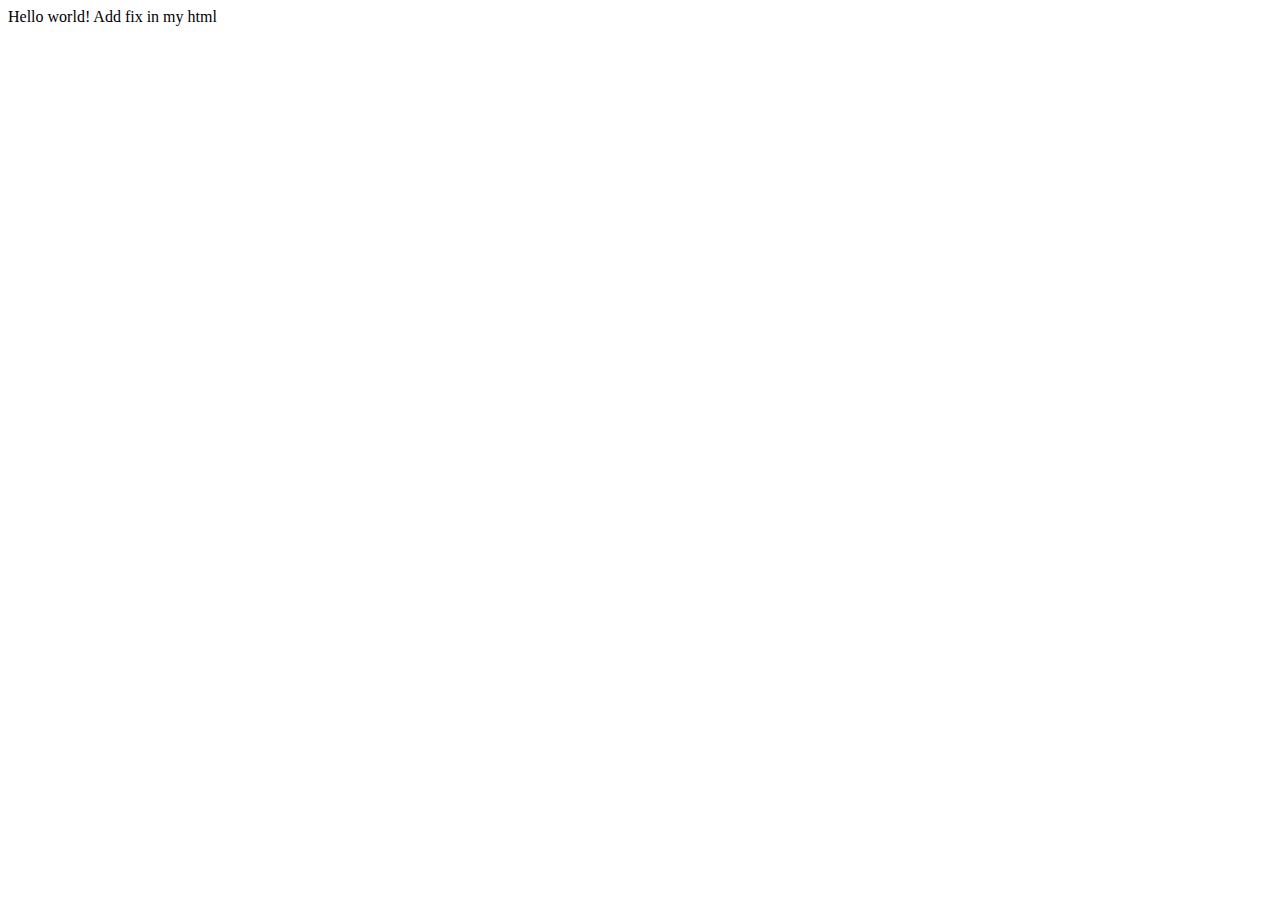
<file: index.html>
<!DOCTYPE html>
<html lang="en">
    <head>
        <meta charset="UTF-8">
        <meta http-equiv="X-UA-Compatible" content="IE=edge">
        <meta name="viewport" content="width=device-width, initial-scale=1.0">
        <title>Document</title>
        </head>
        <body>
            Hello world!
            Add fix in my html 
        </body>
</html>
</file>
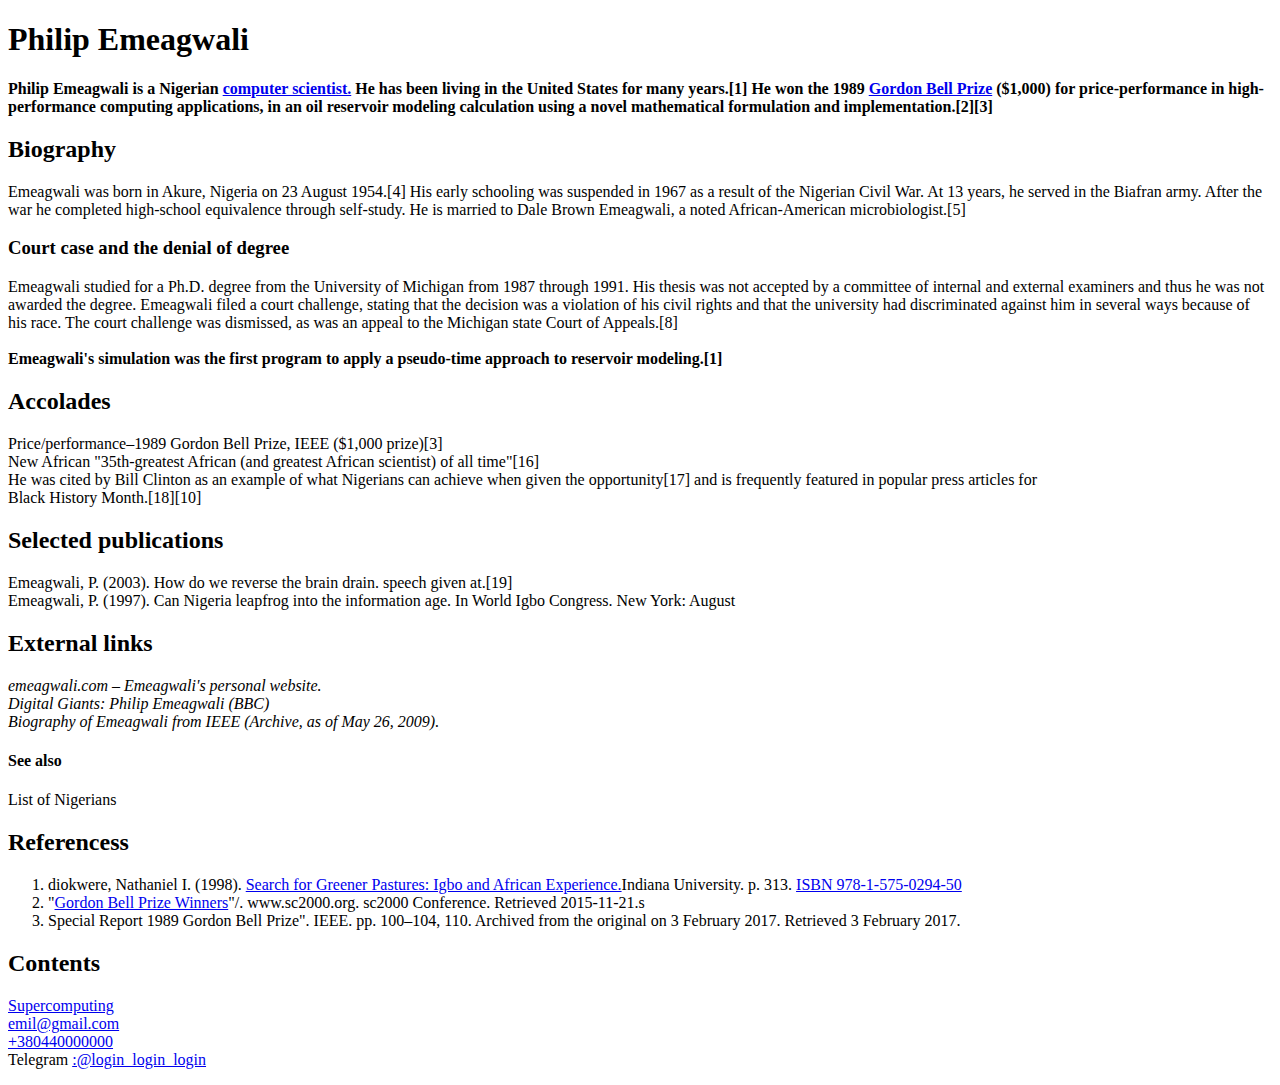
<file: 1/HW_1.html>
<!DOCTYPE html>
<html lang="en">
<head>
    <meta charset="UTF-8">
    <meta http-equiv="X-UA-Compatible" content="IE=edge">
    <meta name="viewport" content="width=device-width, initial-scale=1.0">
    <title>Philip Emeagwali</title>
</head>
<body>
    <h1>
        Philip Emeagwali
    </h1>
            <strong>
                    Philip Emeagwali is a Nigerian 
                <a href="#">computer scientist.</a> He has been living in the United States for many years.[1] He won the 1989
                <a href="#">Gordon Bell Prize</a> ($1,000) for price-performance in high-performance computing applications, in an oil reservoir modeling calculation using a novel mathematical formulation and implementation.[2][3]
            </strong>
    <h2>
        Biography
    </h2>
            <p>
                 Emeagwali was born in Akure, Nigeria on 23 August 1954.[4] His early schooling was suspended in 1967 as a result of the Nigerian Civil War. At 13 years, he served
                in the Biafran army. After the war he completed high-school equivalence through self-study. He is married to Dale Brown Emeagwali, a noted African-American
                microbiologist.[5]
            </p>
    <h3>
                 Court case and the denial of degree
    </h3>
            <p>
                Emeagwali studied for a Ph.D. degree from the University of Michigan from 1987 through 1991. His thesis was not accepted by a committee of internal and external
                examiners and thus he was not awarded the degree. Emeagwali filed a court challenge, stating that the decision was a violation of his civil rights and that the
                university had discriminated against him in several ways because of his race. The court challenge was dismissed, as was an appeal to the Michigan state Court of
                Appeals.[8]<br>
            <strong><br>Emeagwali's simulation was the first program to apply a pseudo-time approach to reservoir modeling.[1]</strong>
            </p>
    <h2>
        Accolades
    </h2>
            <p>
                Price/performance–1989 Gordon Bell Prize, IEEE ($1,000 prize)[3]<br>
                New African "35th-greatest African (and greatest African scientist) of all time"[16]<br>
                He was cited by Bill Clinton as an example of what Nigerians can achieve when given the opportunity[17] and is frequently featured in popular press articles for<br>
                Black History Month.[18][10]
            </p>
    <h2>
        Selected publications
    </h2>
            <p>
                Emeagwali, P. (2003). How do we reverse the brain drain. speech given at.[19]<br>
                Emeagwali, P. (1997). Can Nigeria leapfrog into the information age. In World Igbo Congress. New York: August<br>
            </p>
    <h2>
        External links
    </h2>
            <p>
                <em>
                emeagwali.com – Emeagwali's personal website.<br>
                Digital Giants: Philip Emeagwali (BBC)<br>
                Biography of Emeagwali from IEEE (Archive, as of May 26, 2009).
                </em>   
            </p>
    <h4>
        See also
    </h4>
            <p>
                List of Nigerians
            </p>
    <h2>
        Referencess
    </h2>
    <ol>
        <li>diokwere, Nathaniel I. (1998). 
            <a href="#">Search for Greener Pastures: Igbo and African Experience.</a>Indiana University. p. 313.
            <a href="#">ISBN 978-1-575-0294-50</a>
        </li>
        <li>
            "<a href="#">Gordon Bell Prize Winners</a>"/. www.sc2000.org. sc2000 Conference. Retrieved 2015-11-21.s
        </li>
        <li> 
            Special Report 1989 Gordon Bell Prize". IEEE. pp. 100–104, 110. Archived from the original on 3 February 2017. Retrieved 3 February 2017.
        </li>
    </ol>
    <h2>
        Contents
    </h2>   
            <p>
                <a href="#">Supercomputing</a><br>
                <a href="mailto:test@gmail.com">emil@gmail.com</a><br>
                <a href="tel:+380440000000">+380440000000</a><br>
                Telegram <a href="https://t.me/@login_login_login"> :@login_login_login </a>
            </p>    
</body>
</html>
</file>
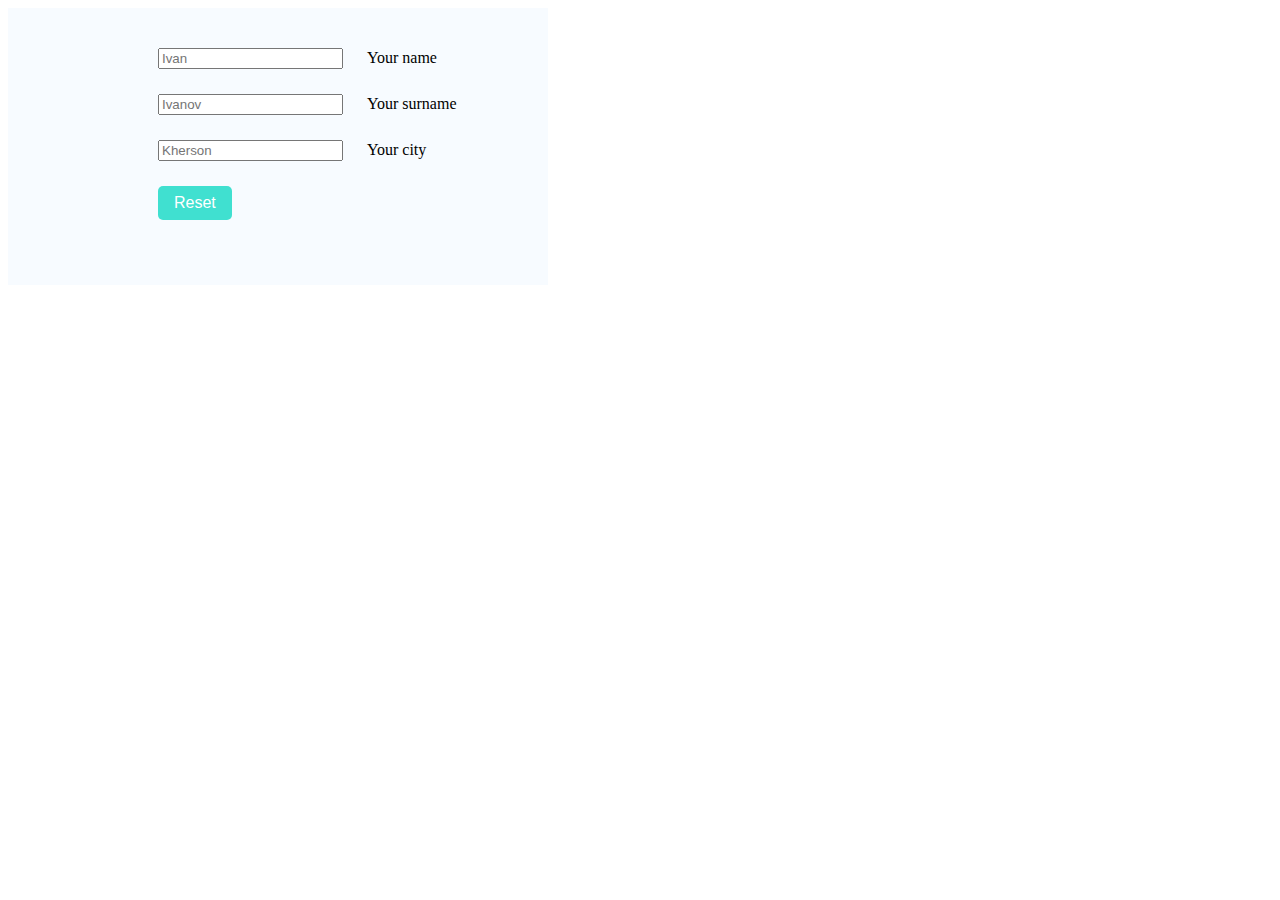
<file: 3/HW_3.html>
<!DOCTYPE html>
<html lang="en">
<head>
    <meta charset="UTF-8">
    <meta http-equiv="X-UA-Compatible" content="IE=edge">
    <meta name="viewport" content="width=device-width, initial-scale=1.0">
    <title>Document</title>
    <link rel="stylesheet" href="Style_3/style_HW_3.css">
</head>
<body>
    <form action="">
        <div>
                <input id="id_name" required placeholder="Ivan" type="text">
                    <label for="id_name">
                        Your name
                    </label>
        </div>

        <div>
            <input id="id_surname" placeholder="Ivanov" type="text">
                <label for="id_surname">
                    Your surname
                </label>
        </div>
        
        <div>
            <input id="id_city" placeholder="Kherson" type="text">
                <label for="id_city">
                    Your city
                </label>
        </div>

        <div>
            <button type="reset">
                Reset
            </button>
        </div>
    </form>
</body>
</html>
</file>
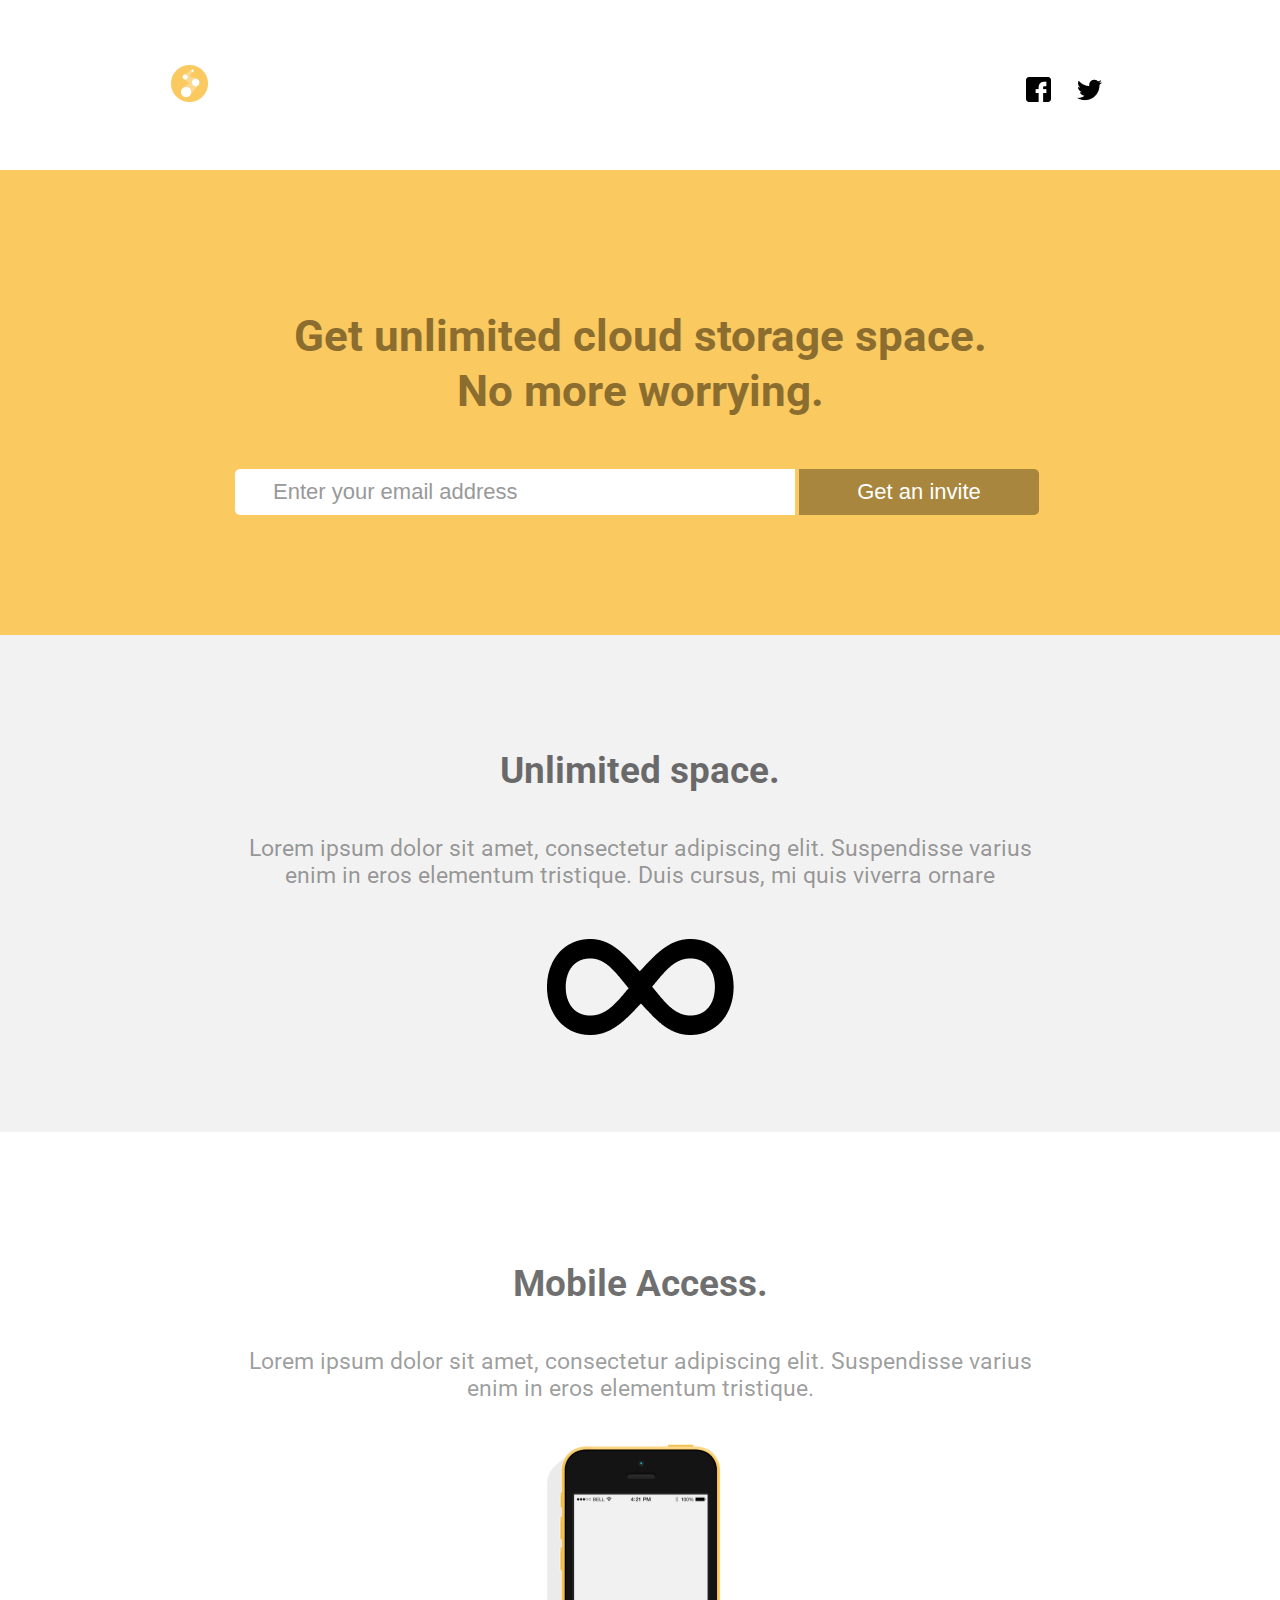
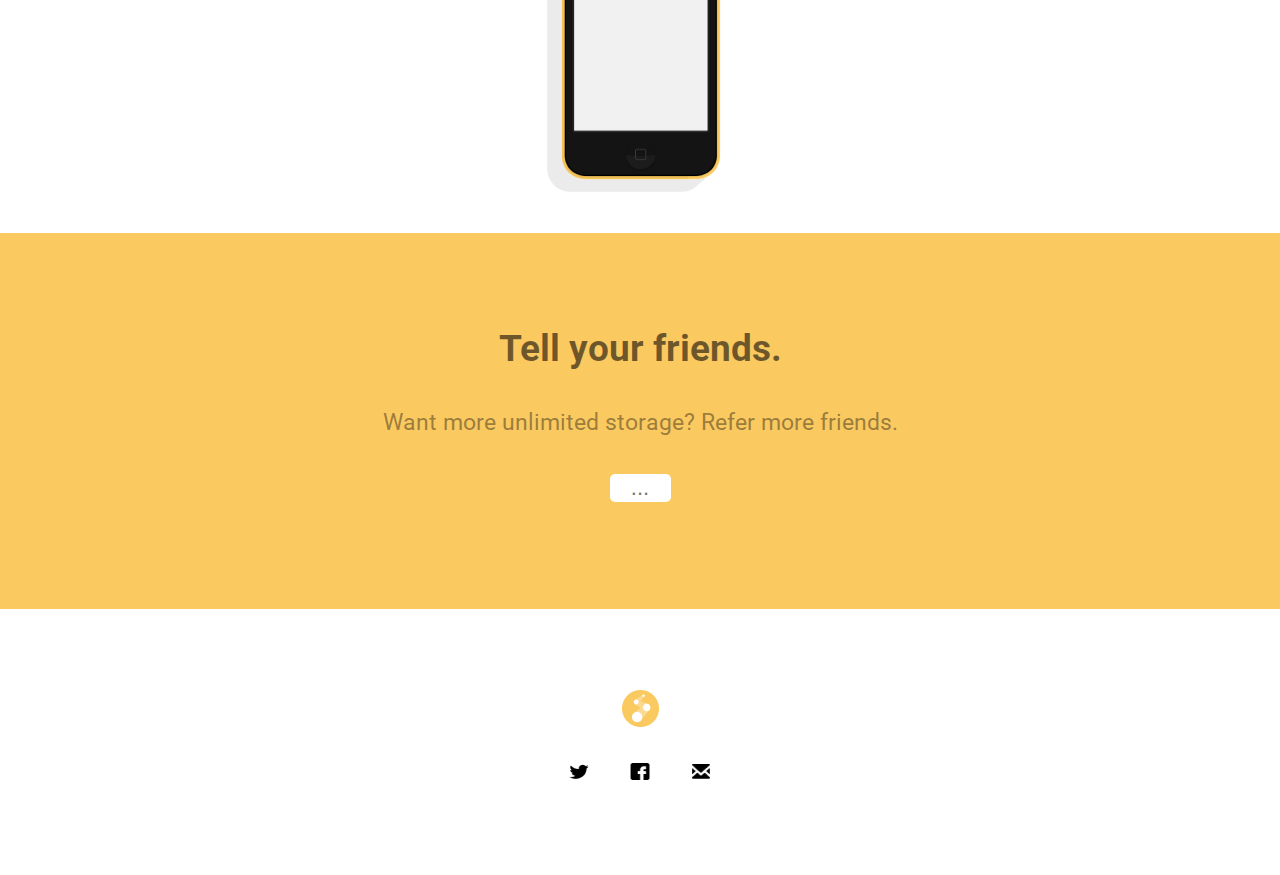
<file: 4/HW_4.html>
<!DOCTYPE html>
<html lang="en">
<head>
    <meta charset="UTF-8">
    <meta http-equiv="X-UA-Compatible" content="IE=edge">
    <meta name="viewport" content="width=device-width, initial-scale=1.0">
    <link rel="preconnect" href="https://fonts.googleapis.com">
    <link rel="preconnect" href="https://fonts.gstatic.com" crossorigin>
    <link href="https://fonts.googleapis.com/css2?family=Roboto&display=swap" rel="stylesheet">
    <link rel="stylesheet" href="style_HW_4/style_HW_4.css">
    <title>Document</title>
</head>
<body>
    <header>
        <div class="content-container">
            <div class="header_logo">
                <img src="img_HW_4/Logo.png" alt="logo">
            </div>
            <div class="header_social">
                <a href="https://www.facebook.com/" target="_blank">
                    <img src="img_HW_4/Facebook.png" alt="Facebook">
                </a>
                <a href="https://twitter.com/" target="_blank">
                    <img src="img_HW_4/Twitter.png" alt="Twitter">
                </a>
            </div>
        </div>
    </header>
    <section class="form_section">
        <div class="text_content">
            <h1>
                Get unlimited cloud storage space.<br>
                No more worrying.
            </h1>
            <form action="">
                <input placeholder="Enter your email address" type="text">
                <button>
                    Get an invite
                </button>

            </form>
        </div>
    </section>

    <section class="unlimited_section">
        <div class="text_content">
            <h3> 
                Unlimited space.
            </h3>
            <h5>
                Lorem ipsum dolor sit amet, consectetur adipiscing elit. Suspendisse varius enim in eros elementum tristique. Duis cursus, mi quis viverra ornare
            </h5>
            <p>
            <img src="img_HW_4/Infinity.png" alt="Infinity" >
        </p>
        </div>
    </section>

    <section class="mobile_section">
        <div class="text_content">
            <h3> 
                Mobile Access.
            </h3>
            <h5>
                Lorem ipsum dolor sit amet, consectetur adipiscing elit. Suspendisse varius enim in eros elementum tristique.
            </h5>
            <p>
            <img src="img_HW_4/Phone.png" alt="Phone" >
        </p>
        </div>
    </section>

    <section class="inputform_section">
        <div class="text_content">
            <h3> 
                Tell your friends.
            </h3>
            <h5>
                Want more unlimited storage? Refer more friends.
            </h5>
            <form action="">
                <input placeholder="..." type="text">
            </form>
        </div>
    </section>

    <footer>
        <div class="footer_container">
            <div class="footer_logo">
                <img src="img_HW_4/Logo.png" alt="logo">
            </div>
            <div class="footer_social">
                <a href="https://twitter.com/" target="_blank">
                    <img src="img_HW_4/Twitter.png" alt="Twitter">
                </a>
                <a href="https://www.facebook.com/" target="_blank">
                    <img src="img_HW_4/Facebook.png" alt="Facebook">
                </a>
            
                <a href="mailto:test@gmail.com" target="_blank">
                    <img src="img_HW_4/e-mail.png" alt="E-mail">
                </a>
            </div>
        </div>
    </footer>
</body>
</html>
</file>
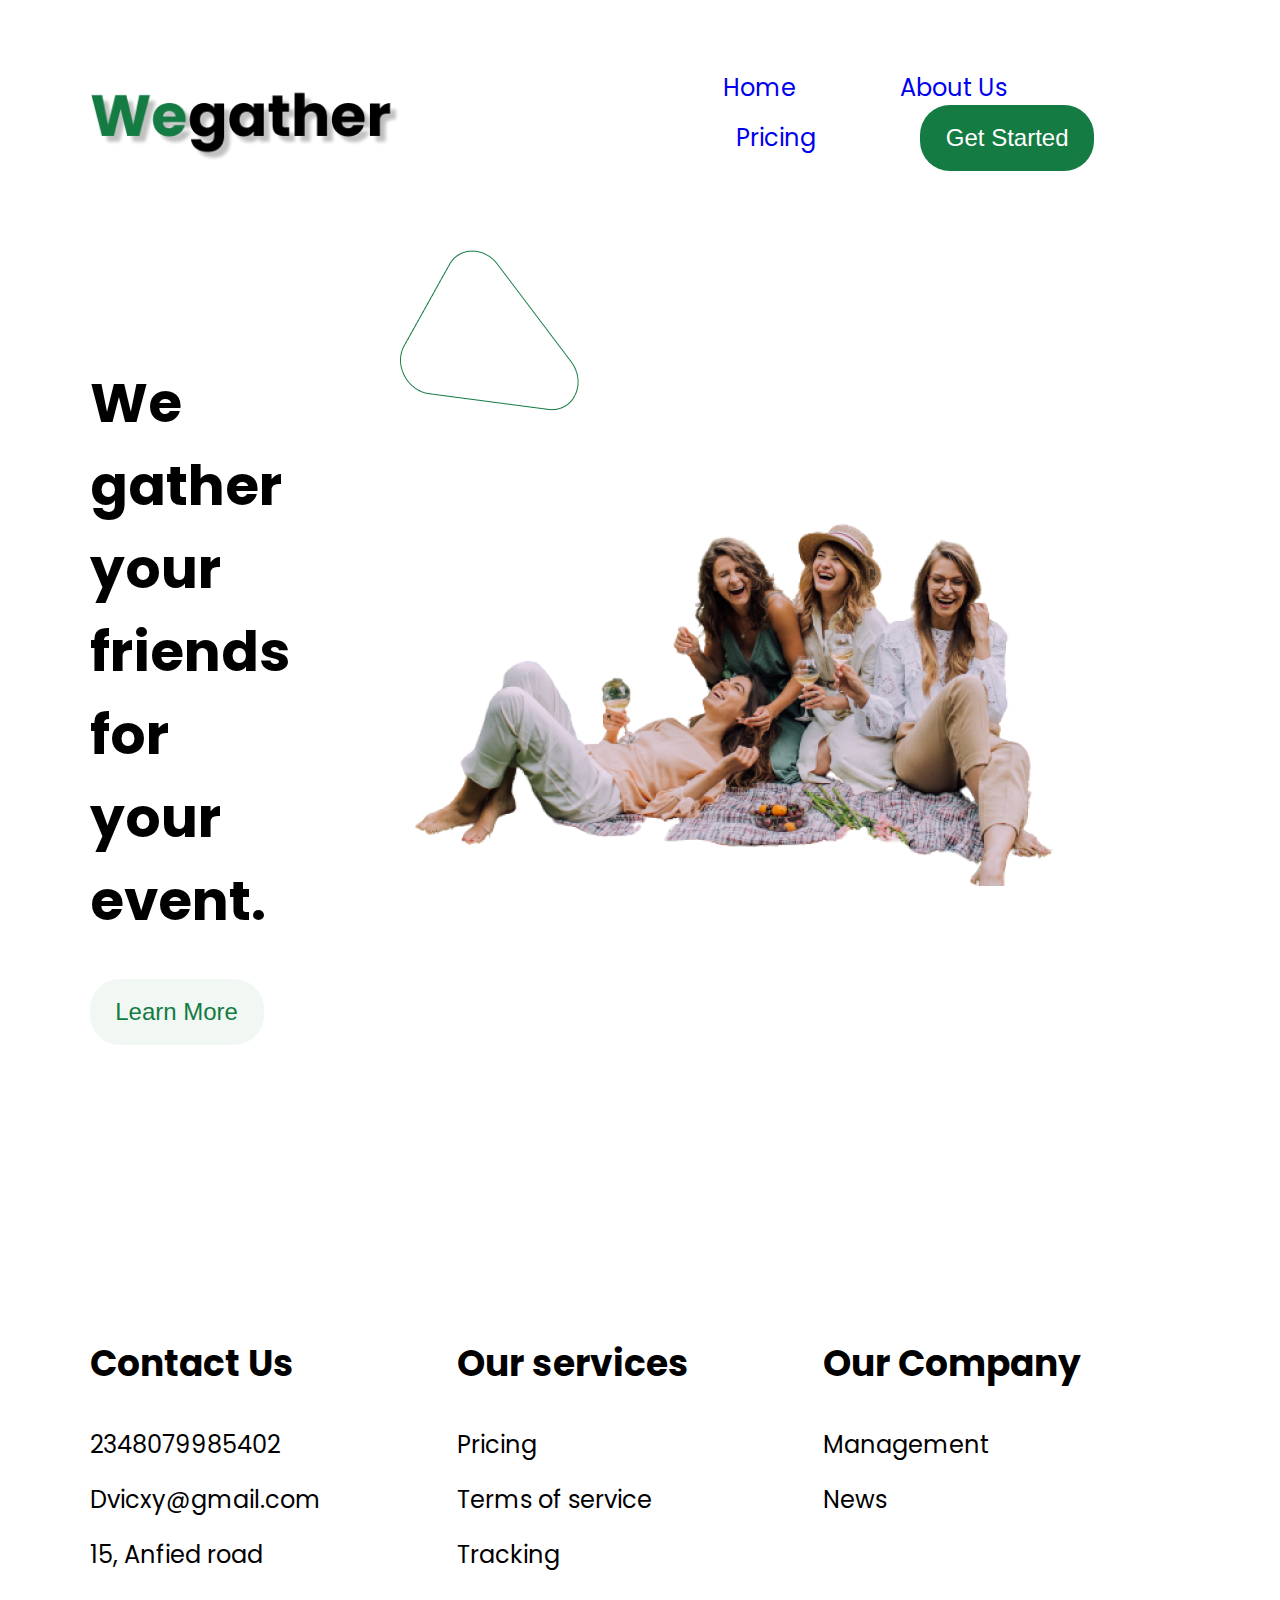
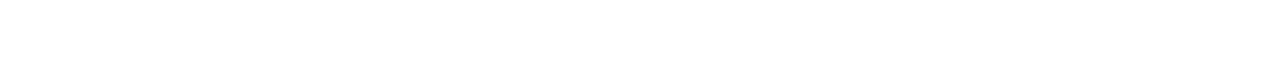
<file: 5/HW_5.html>
<!DOCTYPE html>
<html lang="en">
<head>
    <meta charset="UTF-8">
    <meta http-equiv="X-UA-Compatible" content="IE=edge">
    <meta name="viewport" content="width=device-width, initial-scale=1.0">
    <link rel="preconnect" href="https://fonts.googleapis.com">
<link rel="preconnect" href="https://fonts.gstatic.com" crossorigin>
<link href="https://fonts.googleapis.com/css2?family=Poppins&display=swap" rel="stylesheet">
    <link rel="stylesheet" href="style_HW_5/style_HW_5.css">
    <title>HW5</title>
</head>
<body>
    <header>
        <div class="content_container">
            <div class="header_logo">
                <img src="img_HW_5/Logo.png" alt="logo">
            </div>
            <div class="header_menu">
                <a href="#" target="_blank">
                    Home
                </a>
                <a href="#" target="_blank">
                    About Us
                </a>
                <a href="#" target="_blank">
                    Pricing
                </a>
                <button>
                    Get Started
                </button>
            </div>
          <!--   <div class="header_button">
                <button>
                    Get Started
                </button>
            </div> -->
            </div>
    </header>
    <section class="content">
        <div class="block1_content">
            <img src="img_HW_5/Vector.png" alt="Vector">
            <h1>
                <br>We gather your friends for your event.
            </h1>
            <button>
                Learn More
            </button>
        </div>
        <div class="img_content">
            <img src="img_HW_5/friends_1.png" alt="friends">
        </div>
    </section>
    <footer>
        <div class="footer_container">
            <div class="footer_contact">
                <h3>Contact Us</h3>
                <a href="tel:+2348079985402"> 2348079985402 </a>
                <a href="mailto:Dvicxy@gmail.com"> Dvicxy@gmail.com </a>
                <a href="https://goo.gl/maps/b7B2CHkrsyF4iGUm6" target="_blank"> 15, Anfied road </a>
            </div>
            <div class="footer_services">
                <h3>Our services</h3>
                <a href="#"> Pricing </a>
                <a href="#"> Terms of service </a>
                <a href="#"> Tracking </a>
            </div>
            <div class="footer_company">
                <h3>Our Company</h3>
                <a href="#"> Management </a>
                <a href="#"> News </a><br>

            </div>
        </div>
    </footer>
</body>
</html>
</file>
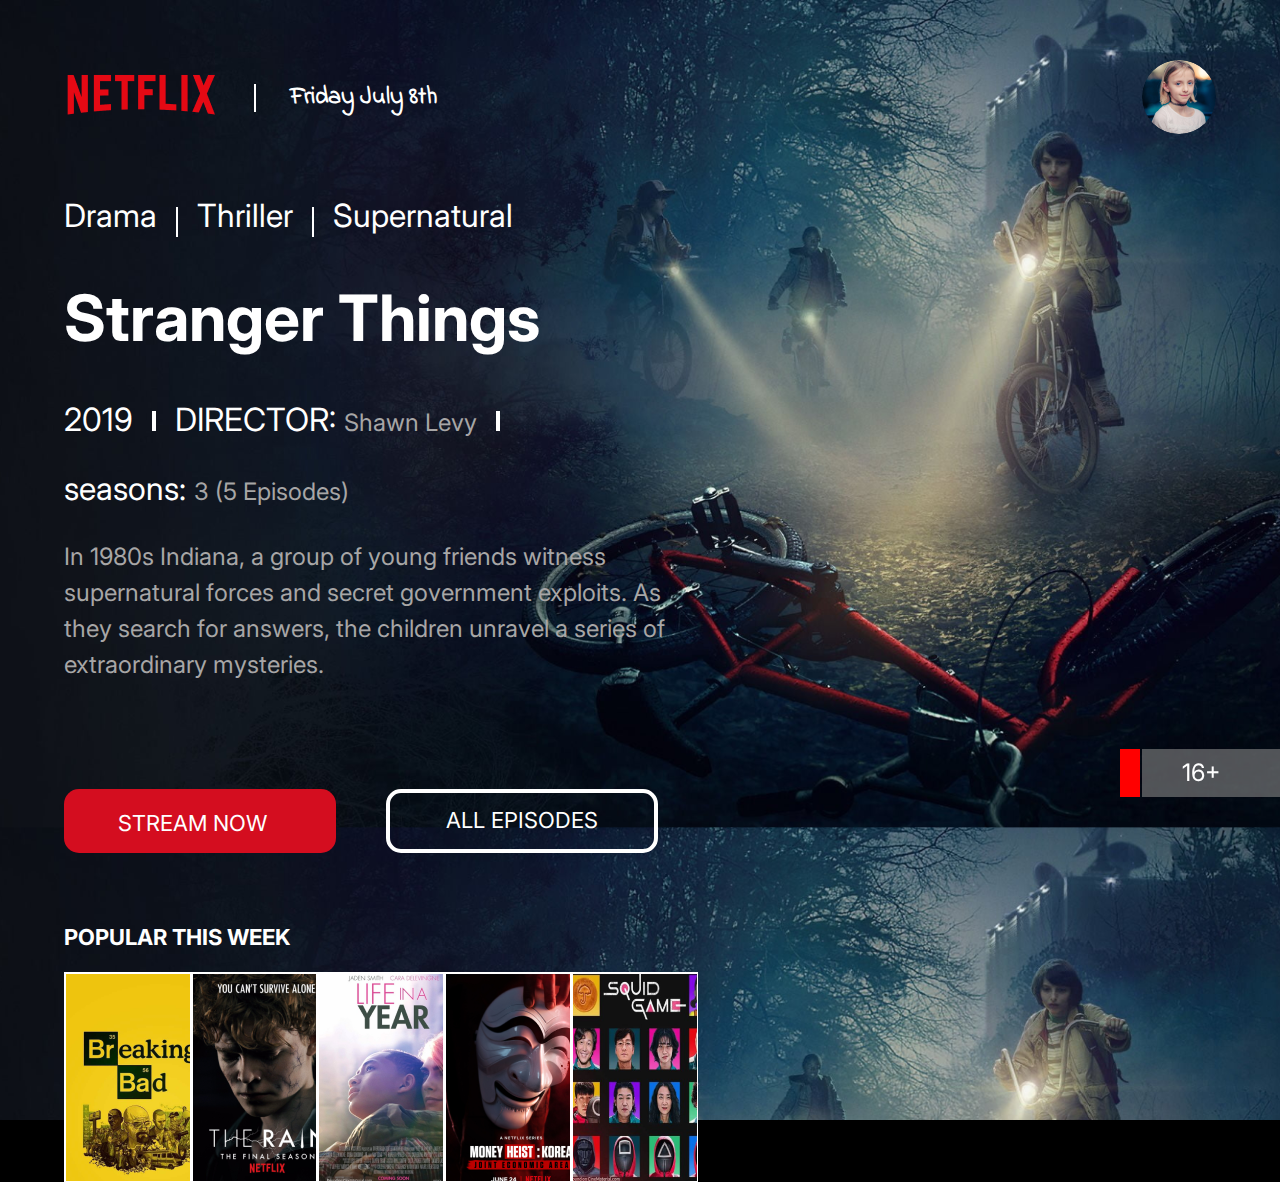
<file: 7/HW_7.html>
<!DOCTYPE html>
<html lang="en">
<head>
    <meta charset="UTF-8">
    <meta name="viewport" content="width=device-width, initial-scale=1.0">
    <title>NETFLIX</title>
    <link rel="stylesheet" href="https://cdnjs.cloudflare.com/ajax/libs/font-awesome/6.4.0/css/all.min.css" integrity="sha512-iecdLmaskl7CVkqkXNQ/ZH/XLlvWZOJyj7Yy7tcenmpD1ypASozpmT/E0iPtmFIB46ZmdtAc9eNBvH0H/ZpiBw==" crossorigin="anonymous" referrerpolicy="no-referrer" />
    <link rel="preconnect" href="https://fonts.googleapis.com">
<link rel="preconnect" href="https://fonts.gstatic.com" crossorigin>
<link href="https://fonts.googleapis.com/css2?family=Indie+Flower&family=Inter:wght@100;400;800&display=swap" rel="stylesheet">
<link rel="stylesheet" href="style_HW_7/normalize.css">
<link rel="stylesheet" href="style_HW_7/style_HW_7.css">
</head>
<body>
    <section class="section_header">
        <header>
           <div class="logo">
            <a href="#">
                <img src="img_HW_7/netflix_logo.png" alt="netflix_logo">
            </a>
            <div class="vertical_line_header"></div>
            <h3>Friday July 8th</h3>
           </div> 
           <div class="user_controls">
                <button class="user_controls_search">
                    <i class="fa-solid fa-magnifying-glass"></i>
                </button>
                <a class="circle" href="#">
                    <img src="img_HW_7/user_picture.png" alt="user_picture">
                </a>
           </div>
        </header>
        <section class="section_film_description">
            <div class="all">
                <div class="genre">
                    <h3>Drama</h3>
                    <div class="vertical_line_genre"></div>
                    <h3>Thriller</h3>
                    <div class="vertical_line_genre"></div>
                    <h3>Supernatural</h3>
                </div>
                <h1>
                    Stranger Things
                </h1>
                <div class="info">
                    <h3>2019</h3>
                    <div class="vertical_line_info"></div>
                    <h3>DIRECTOR: <span class="inactive">Shawn Levy</span></h3>
                    <div class="vertical_line_info"></div>
                    <h3>seasons: <span class="inactive">3 (5 Episodes)</span></h3>
                    <h4>In 1980s Indiana, a group of young friends witness supernatural forces and secret government exploits. As they search for answers, the children unravel a series of extraordinary mysteries.</h4>
                </div>
                <div class="rating">
                    <i class="fa-solid fa-star"></i>
                    <i class="fa-solid fa-star"></i>
                    <i class="fa-solid fa-star"></i>
                    <i class="fa-regular fa-star"></i>
                    <i class="fa-regular fa-star"></i>
                </div>
                <div class="button_on">
                    <button class="stream">
                        STREAM NOW
                        <i class="fa-solid fa-circle-play"></i>
                    </button>
                    <button class="episodes">
                        ALL EPISODES
                    </button>
                </div>
                <div class="popular">
                    <div class="popular_navigation">
                    <h3>POPULAR THIS WEEK</h3>
                    <div class="arrows">
                    <i class="fa-solid fa-circle-chevron-left"></i>
                    <i class="fa-solid fa-circle-chevron-right"></i>
                    </div>
                    </div>    
                </div>
                    <div class="popular_cards">
                        <a class="card1" href="#">
                            <img src="img_HW_7/popular_1.png" alt="popular_film">
                        </a>
                        <a class="card1" href="#">
                            <img src="img_HW_7/popular_2.png" alt="popular_film">
                        </a>
                        <a class="card1" href="#">
                            <img src="img_HW_7/popular_3.png" alt="popular_film">
                        </a>
                        <a class="card1" href="#">
                            <img src="img_HW_7/popular_4.png" alt="popular_film">
                        </a>
                        <a class="card1" href="#">
                            <img src="img_HW_7/popular_5.png" alt="popular_film">
                        </a>
                    </div>
                    <div class="age-limit">
                        <div class="rectangle"></div>
                        <span>16+</span>
                    </div>
                </div>
            </div>
        </section>
    </section>
</body>
</html>
</file>
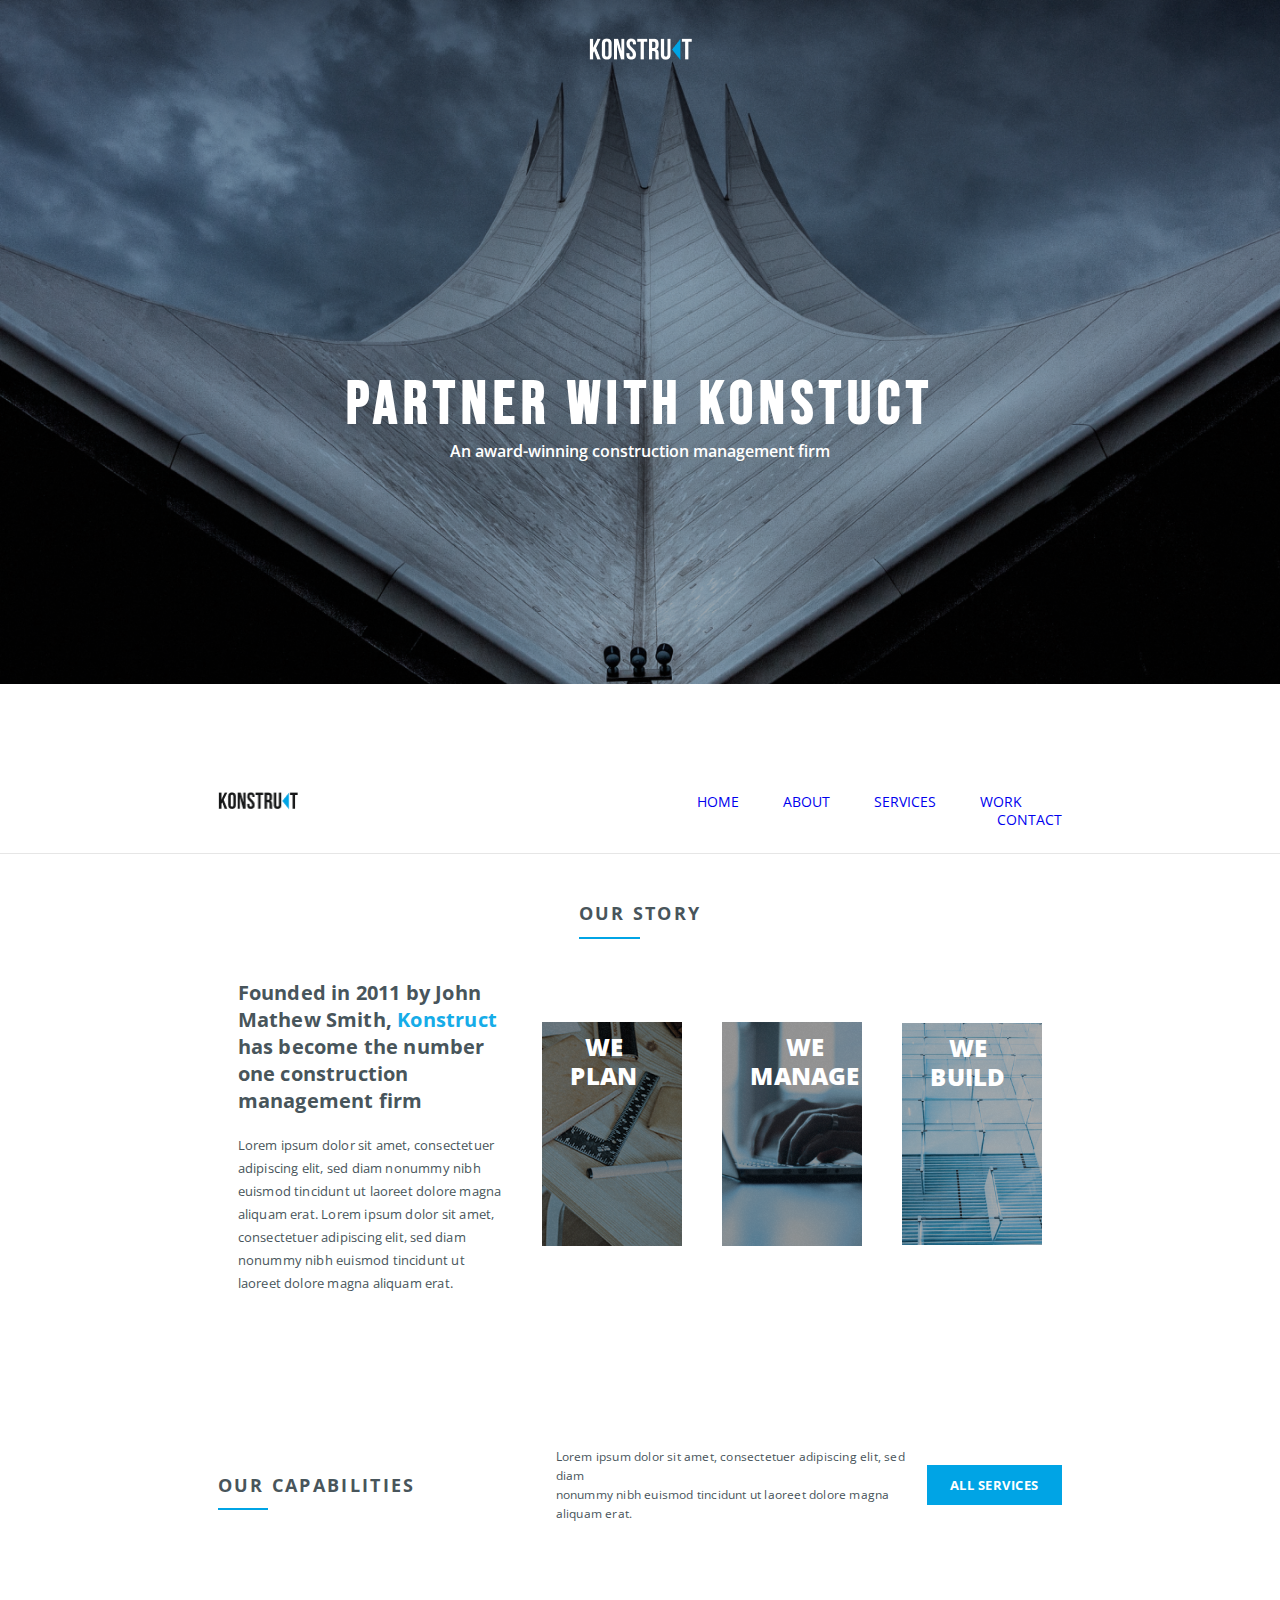
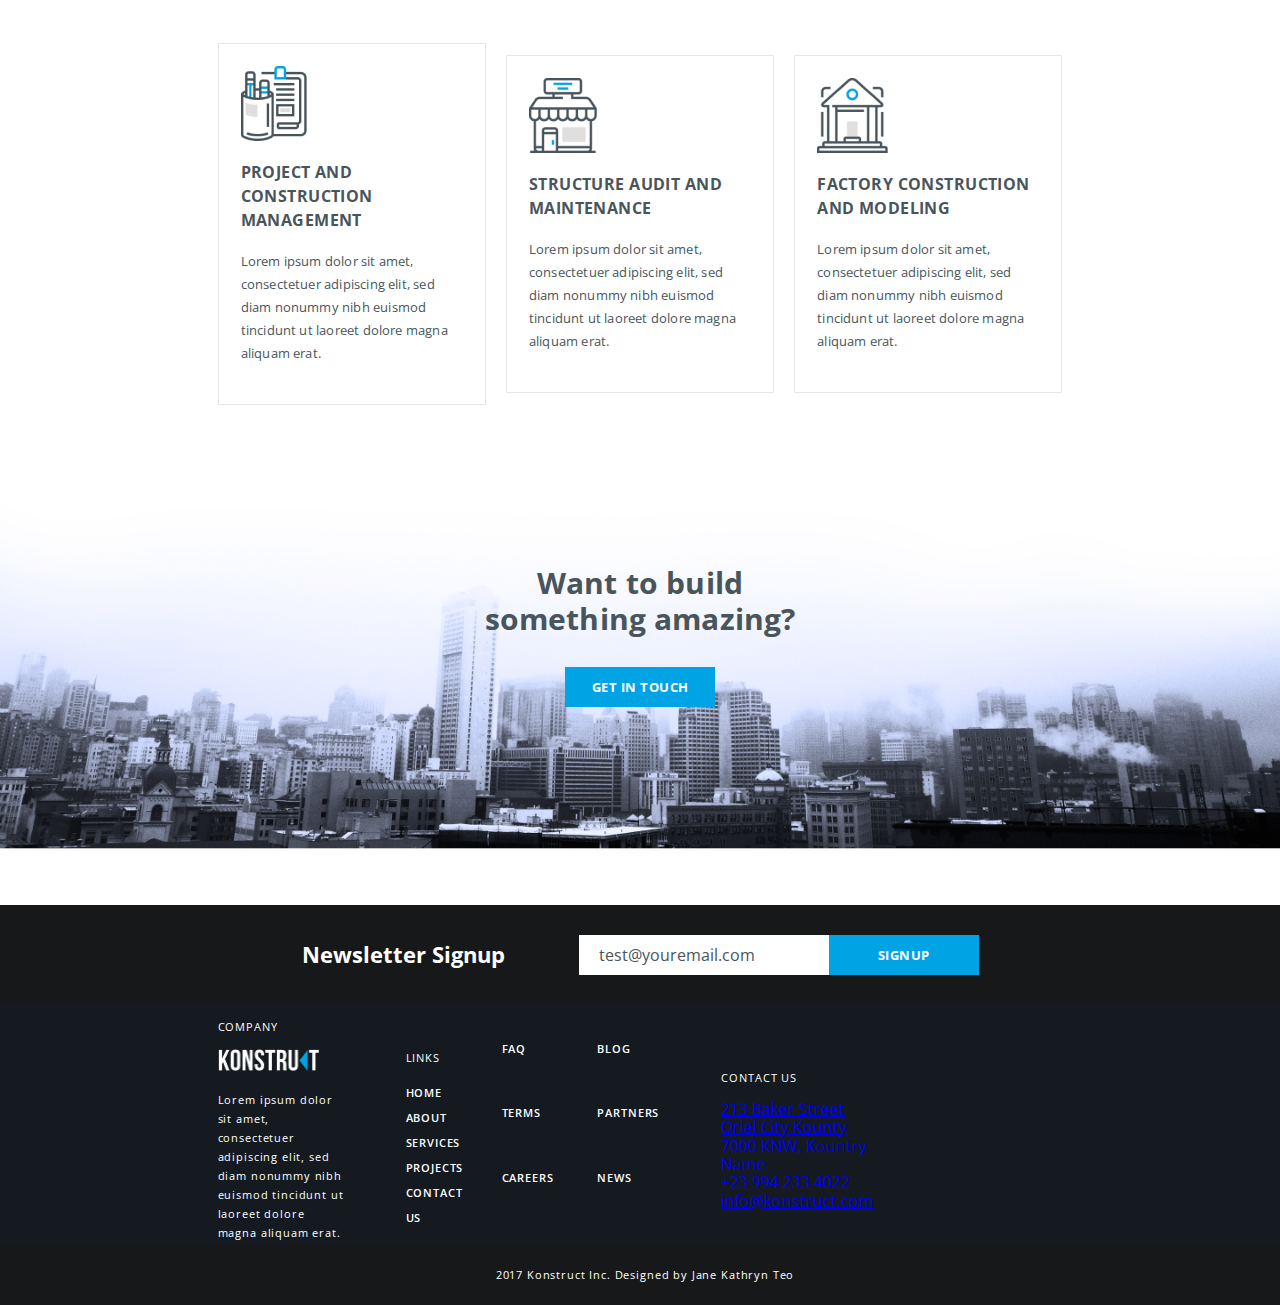
<file: 9/9.1/HW_9_1.html>
<!DOCTYPE html>
<html lang="en">
<head>
    <meta charset="UTF-8">
    <meta name="viewport" content="width=device-width, initial-scale=1.0">
    <title>Konstruct</title>
    <link rel="stylesheet" href="https://cdnjs.cloudflare.com/ajax/libs/font-awesome/6.4.0/css/all.min.css" integrity="sha512-iecdLmaskl7CVkqkXNQ/ZH/XLlvWZOJyj7Yy7tcenmpD1ypASozpmT/E0iPtmFIB46ZmdtAc9eNBvH0H/ZpiBw==" crossorigin="anonymous" referrerpolicy="no-referrer" />
    <link rel="preconnect" href="https://fonts.googleapis.com">
<link rel="preconnect" href="https://fonts.gstatic.com" crossorigin>
<link href="https://fonts.googleapis.com/css2?family=Bebas+Neue&family=Open+Sans:wght@300;400;600;700;800&display=swap" rel="stylesheet">
    <link rel="stylesheet" href="style_HW_9_1/normalize.css">
    <link rel="stylesheet" href="style_HW_9_1/style_HW_9_1.css">
</head>
<body>
    <section class="section_header">
        <header>
            <div class="logo">
                <a href="#">
                    <img src="img_HW_9.1/logo.png" alt="logo">
                </a>
            <h1>
                PARTNER WITH KONSTUCT
            </h1>
            <h4>
                An award-winning construction management firm
            </h4>
            <h5>
                SCROLL DOWN
            </h5>
        </header>
        <nav class="nav">
                    <div class="nav_logo">
                        <img src="img_HW_9.1/logo2black.png" alt="logo">
                    </div>
                    <div class="nav_menu">
                        <a href="#" target="_blank">
                            HOME
                        </a>
                        <a href="#" target="_blank">
                            ABOUT
                        </a>
                        <a href="#" target="_blank">
                            SERVICES
                        </a>
                        <a href="#" target="_blank">
                            WORK
                        </a>
                        <a href="#" target="_blank">
                            CONTACT
                        </a>
                    </div>
        </nav>
        <div class="horizontal-line"></div>
    </section>
    <section class="section_body">
        <div class="our_story">
          <h2>OUR STORY</h2>
        </div>
        <div class="grid_our_story">
          <div class="grid-container">
            <div class="grid-item">
                <h3>Founded in 2011 by John Mathew Smith, 
                    <span class="colored-word">Konstruct</span>
                     has become the number one construction management firm</h3>
                <h4>Lorem ipsum dolor sit amet, consectetuer adipiscing elit, sed diam nonummy nibh euismod tincidunt ut laoreet dolore magna aliquam erat. Lorem ipsum dolor sit amet, consectetuer adipiscing elit, sed diam nonummy nibh euismod tincidunt ut laoreet dolore magna aliquam erat.</h4>
            </div>
            <div class="grid-item_img1">
                <a class="card1" href="#">
                    <img src="img_HW_9.1/we_plan.png" alt="we_plan">
                    <span class="overlay-text">WE<br>PLAN</span>
                </a>
            </div>
            <div class="grid-item_img2">
                <a class="card2" href="#">
                    <img src="img_HW_9.1/we_manage.png" alt="we_manage">
                    <span class="overlay-text">WE<br>MANAGE</span></a>
            </div>
            <div class="grid-item_img3">
                <a class="card1" href="#">
                    <img src="img_HW_9.1/we_build.png" alt="we_build">
                    <span class="overlay-text">WE<br>BUILD</span></a>
                </a>
            </div>
          </div>
        </div>
    
    <div class="our_capabilities">
        <div class="text_our">
        <h2>OUR CAPABILITIES</h2>
    </div>
        <div class="btn_text"><h4> Lorem ipsum dolor sit amet, consectetuer adipiscing elit, sed diam<br> nonummy nibh euismod tincidunt ut laoreet dolore magna aliquam erat.</h4>
        <button class="btn_all" type="button">
            ALL SERVICES
        </button>
    </div>
    </div>
    <div class="icon3_grid">
        <div class="grid_icon1">
            <img src="img_HW_9.1/icon1.png" alt="icon1">
            <h3>PROJECT AND CONSTRUCTION MANAGEMENT</h3>
            <h4>Lorem ipsum dolor sit amet, consectetuer adipiscing elit, sed diam nonummy nibh euismod tincidunt ut laoreet dolore magna aliquam erat.</h4>

        </div>
        <div class="grid_icon2">
            <img src="img_HW_9.1/icon2.png" alt="icon2">
            <h3>STRUCTURE AUDIT AND MAINTENANCE</h3>
            <h4>Lorem ipsum dolor sit amet, consectetuer adipiscing elit, sed diam nonummy nibh euismod tincidunt ut laoreet dolore magna aliquam erat.</h4>
            
        </div>
        <div class="grid_icon3">
            <img src="img_HW_9.1/icon3.png" alt="icon3">
            <h3>FACTORY CONSTRUCTION AND MODELING</h3>
            <h4>Lorem ipsum dolor sit amet, consectetuer adipiscing elit, sed diam nonummy nibh euismod tincidunt ut laoreet dolore magna aliquam erat.</h4>
            
        </div>
    </div>
      </section> 
      <section class="get-in-touch_footer">
        <div class="get-in-touch_content">
        <h3>Want to build<br>something amazing?</h3>
        <button class="btn_all" type="button">
            GET IN TOUCH
        </button>
        </div>
      </section>
      <section class="newsletter">
        <div>
            <h4>Newsletter Signup</h4>
            <input id="id_email" type="text" placeholder="test@youremail.com">
            <button type="submit">SIGNUP</button>
        </div>
      </section>
      <footer class="footer">
    <div class="grid-container_footer">
        <div class="grid_company">
            <h4>COMPANY</h4>
            <img src="img_HW_9.1/logo.png" alt="logo">
            <h5>Lorem ipsum dolor sit amet, consectetuer adipiscing elit, sed diam nonummy nibh euismod tincidunt ut laoreet dolore magna aliquam erat.</h5>
        </div>
        <div class="grid_links">
        <div class="grid_links_1">
            <h4>LINKS</h4>
            <a href="#">HOME</a> 
                <a href="#">ABOUT</a> 
                    <a href="#"> SERVICES</a>
                        <a href="#">PROJECTS</a> 
                            <a href="#">CONTACT US</a> 
        </div>
        <div class="grid_links_2">
            <a href="#">FAQ</a>
            <a href="#">TERMS</a> 
           <a href="#">CAREERS</a>
        </div>
        <div class="grid_links_3">
            <a href="#">BLOG</a>
                <a href="#">PARTNERS</a>
                    <a href="#">NEWS</a>
        </div>
    </div>
        <div class="grid_contact_us">
            <h4>CONTACT US</h4>
            <a href="https://goo.gl/maps/aVDzDWuM29KTANwu5">213 Baker Street Oriel City Kounty 7000 KNW, Kountry Name </a>
            <a href="+23 994 233 4022">+23 994 233 4022</a>
            <a href="mailto:info@konstruct.com">info@konstruct.com</a>
        </div>
        <div class="grid_social">
            <i class="fa-brands fa-square-facebook"></i>
            <i class="fa-brands fa-twitter"></i>
            <i class="fa-brands fa-google"></i>
        </div>
</div>
      </footer>
      <section class="copyright">
        <div class="container_text">
        <i class="fa-regular fa-copyright"></i>
        <h4>2017 Konstruct Inc. Designed by Jane Kathryn Teo</h4>
        </div>
      </section>
</body>
</html>
</file>
<file: 3/Style_3/style_HW_3.css>
form {
    /* text-align: center; */
    width: 350px;
    padding: 40px 40px 40px 150px;
    background-color: rgba(240, 248, 255, 0.544);
}

div{
    margin-bottom: 25px;
}

label {
    
    display: inline-block;
    padding-left: 20px;
    padding-right: 20px;
    /* background-color: #e0ffff5f; */
}

button {
  appearance: none;
  border: 0;
  border-radius: 5px;
  background: #40E0D0;
  color: #fff;
  padding: 8px 16px;
  font-size: 16px;
}
</file>
<file: 4/style_HW_4/style_HW_4.css>
*{
    box-sizing: border-box;
}
body{
background-color: #FFFFFF;
margin: 0;
font-family: 'Roboto', sans-serif;
}

    /* Header */

header{
    padding-top: 65px;
    padding-bottom: 59px;
}
.text_content{
    margin: 0 auto;
    width: 810px;
}
.content-container{
    width: 938px;
    margin: 0 auto; 
    font-size: 0px; 
}
.header_logo, .header_social{
    display: inline-block;
    font-size: 18px;
    width: 469px;
}
.header_logo a, .header_social a{
    display: inline-block;
    padding: 5px;
    margin-right: 8px;
}
.header_social a:last-child{
    margin-right: 0;
}
.header_social{
    text-align: right;
}

    /* Form section styles */

.form_section{
    padding-top: 110px;
    padding-bottom: 120px;
    background-color: #FAC960;
}
.form_section h1{
    /* padding-top: 120px; */
    text-align: center;
    line-height: 55px;
    color: #8A6D2F; 
    font-size: 44px;
    margin-bottom: 50px; 
}
.form_section form{
    text-align: center;
    display: inline-block;
}
.form_section form input, .form_section form button{
    display: inline-block;
    border: none;
     
}
.form_section form input{
    width: 560px; 
    font-size: 22px;
    /* margin: 0; */
    padding: 10px 38px 10px 38px;  
/*     padding-bottom: 10px;
    padding-left: 35px; */
    background-color: white;
    border-radius: 5px 0px 0px 5px;
}
.form_section form button{
    width: 240px; 
    font-size: 22px; 
    padding: 10px 35px 10px 35px;  
    background-color: #A8863D;
    color: white;
    border-radius: 0px 5px 5px 0px;
}
.form_section form input::placeholder{
    color: #999999;
}
.form_section form input:focus{
    outline: none;
    background-color: #e6d0a0;
    border: 1px solid #2f240c;
}

/* Form unlimited_section styles */
.unlimited_section{
    padding-top: 77px;
    padding-bottom: 81px;
    background-color: #F2F2F2;
}
.unlimited_section h3{
    text-align: center;
    /* line-height: 37px; */
    color: rgba(0, 0, 0, 0.56);  
    font-size: 37px;
    margin-bottom: 43px; 
}
.unlimited_section h5{
    text-align: center;
    font-weight: normal;
    /* line-height: 37px; */
    color: rgba(0, 0, 0, 0.4); 
    font-size: 23px;
    margin-bottom: 50px;
}
.unlimited_section img{
    display: block;
    margin-left: auto; 
    margin-right: auto;
    text-align: center;
    width: 187px;
    height: 96px;
}  

/* Mobile section styles */ 
.mobile_section{
    padding-top: 93px;
    padding-bottom: 22px;
}
.mobile_section h3{
    text-align: center;
    /* line-height: 37px; */
    color: rgba(0, 0, 0, 0.56);  
    font-size: 37px;
    margin-bottom: 43px; 
}
.mobile_section h5{
    text-align: center;
    font-weight: normal;
    /* line-height: 37px; */
    color: rgba(0, 0, 0, 0.4); 
    font-size: 23px;
    margin-bottom: 38px;
}
.mobile_section img{
    display: block;
    margin-left: auto; 
    margin-right: auto;
    text-align: center;
    width: 190px;
    height: 355px;
} 

/* Tell your frends/Input form section styles */ 

.inputform_section{
    padding-top: 57px;
    padding-bottom: 107px;
    background-color: #FAC960;
   
}

/* Выровнять по центру??????????????? */
.inputform_section form{
        margin: 0 auto; 
        width: 810px;
        text-align: center;

}
.inputform_section form input{
    border: none;
    text-align: center;
    width: 61px; 
    font-size: 22px;
    background-color: white;
    border-radius: 5px 5px 5px 5px;
}

.inputform_section h3{
    text-align: center;
    /* line-height: 37px; */
    color: rgba(0, 0, 0, 0.56);  
    font-size: 37px;
    margin-bottom: 34px; 
}
.inputform_section h5{
    text-align: center;
    font-weight: normal;
    color: rgba(0, 0, 0, 0.4); 
    font-size: 23px;
    margin-bottom: 38px;

}

/* FOOTER */

footer{
    padding-top: 81px;
    padding-bottom: 81px;

}
.footer_container{
    margin: 0 auto; 
    width: 810px;
    text-align: center;   
}
.footer_logo img{
    width: 37px;
    height: 37px;
    margin-bottom: 22px;
}

.footer_container .footer_social a{
    display: inline-block;
    padding: 10px;
    margin-right: 15px;
}

.footer_social a:last-child{
    margin-right: 0;
}
.footer_container .footer_social a img{
    width: 22px;
    height: 17px;
}
</file>
<file: 5/style_HW_5/style_HW_5.css>
*{
    box-sizing: border-box;
}
body{
   /* width: 100%; */
    background-color: #FFFFFF;
    font-family: 'Poppins', sans-serif;
    margin: 0;   
}

   /* HEADER */
header{
    width: 86%;
    padding-top: 70px;
    padding-bottom: 70px;
    margin: 0 auto;
    
}
.content_container{
    margin: 0 auto; 
    text-align: center;
    display: flex;
    justify-content: center; /* Выравнивание элементов по горизонтали */
    align-items: center; /* Выравнивание элементов по вертикали */

}
.content_container button{
    display: inline-block;
    background-color: #147B43; 
    font-size: 24px; 
    color: white;
    border: none;
    border-radius: 30px;
    width: 174px;
    height: 66px;
    margin-right: 0;
}
.header_logo, .header_menu{
    width: 50%;
    
}
.header_logo {
    display: inline-block;
    text-align: left;
}
.header_logo img{
    display: inline-block;
    width: 310px;
    height: 90px;
}
.header_menu a{
    display: inline-block;
    text-decoration: none;
    font-size: 24px;
    margin-right: 100px;
}
.header_menu a:last-child{
    margin-right: 0;
}
a:visited{
    color: #0b3c23;
}
.header_menu a:hover{
    color: #1f8651;
}

/* Section Content */
.content {
    width: 86%;
    margin: 0 auto;
    margin-bottom: 185px; 
    display: flex;
    justify-content: center; /* Выравнивание элементов по горизонтали */
    align-items: center; /* Выравнивание элементов по вертикали */

}
.block1_content{
    width: 70%;
}
.block1_content img{
    float: left;
    z-index: 3;
    position: absolute;
    top: 250px;
    left: 400px;
    /* width: 70%; */
}
.img_content{
    float: right;
    width: 30%;
    min-width: 793px;
    min-height: 486px;
    max-width: 793px;
    max-height: 486px;
    
}
.block1_content h1{
    /* z-index: 1; */
   /*  position: absolute; */
   text-align: left;
    top: 404px;
    left: 250px;
    /* float: left; */
    width: 70%;
    color: #000000;
    font-size: 55px;
}
.block1_content button{
    /* position: absolute; */
    top: 700px;
    left: 250px;
    width: 174px;
    height: 66px;
    display: inline-block;
    background-color: #F1F8F4; 
    font-size: 24px; 
    color: #147B43;
    border: none;
    border-radius: 30px;
}

/* FOOTER */

footer{
    box-sizing: border-box;
   /*  width: 86%; */
    padding-top: 70px;
    padding-bottom: 70px;
    margin: 0 auto;
}
.footer_container{
    margin: 0 auto; 
    width: 86%;
    /* text-align: center; */
    display: flex;
    justify-content: space-around; /* Выравнивание элементов по горизонтали */
    /* align-items: center; */ /* Выравнивание элементов по вертикали */
    /* vertical-align: top; */
}
.footer_services, .footer_company, .footer_contact{
    width: 33.33%;
    }
.footer_container h3{
    font-size: 36px;
}
.footer_container a{
    display: block;
    margin-bottom: 20px;
}
.footer_container .footer_contact a, .footer_services a{
    font-size: 24px;
    text-align: left;
    text-decoration: none;
    color:#000000;
}
.footer_company a{
   text-align: left; /* Выравнивание контента по левому краю */
   color:#000000;
   font-size: 24px;
   text-decoration: none;
 }

 
.footer_container a:visited{
    color: #0b3c23;
}
.footer_container a:hover{
    color: #1f8651;
}
</file>
<file: 7/style_HW_7/style_HW_7.css>
*{
    box-sizing: border-box;
}
body
{
    
font-family: 'Inter', sans-serif;
background-color: black;
margin: 0;
/* width: 1730px; */

}

/* Style HEADER */
.section_header{
    width: 100%;
    height: 1120px;
    margin: 0 auto;
    background-image: url("../img_HW_7/background_img1.png");
    background-size: 100%;
}
header{
    margin: 0 auto;
    display: flex;
    padding-top: 60px;
    padding-bottom: 30px;
    width: 90%;
}
.logo, .user_controls{
    width: 50%;
}
.logo a, .logo h3, .vertical_line, .user_controls button, .user_controls a {
    display: inline-block;
    /* margin-right: 0; */
    vertical-align: middle;
}
.logo {
    display: inline-block;
    text-align: left;
}
.vertical_line_header {
    display: inline-block;
    vertical-align: middle;
    width: 2px;
    height: 28px; /* Высота черты */
    background-color: white; /* Цвет черты */
  }
.logo a{
    margin-right: 30px;
}
.logo h3{
    margin-left: 30px;
    font-family: 'Indie Flower', cursive;
    color: white;
    font-size:24px ;
}
.user_controls{
    display: inline-block;
    text-align: right;
    border: none;
    
}
.user_controls_search{
    background: none;
  border: none;
  padding: 0;
  cursor: pointer;
}
.user_controls_search i{
    margin-right: 45px;
    font-size: 43px;
    color:#FFFFFF;
}
.circle{
    width: 74px; /* Размеры круга */
    height: 74px;    
    border-radius: 50%; /* Создание круглой формы */    
    overflow: hidden; /* Обрезка содержимого, выходящего за границы */    
}    

/* Style BODY FILM DESCRIPTION*/

.section_film_description{
    margin: 0 auto;
    display: flex;  
    /* padding-bottom: 40px; */
    width: 90%;
}

.all{
    width: 55%;
    text-align: left;
}

.genre h3{
    display: inline-block;
    font-weight: normal;
    font-size: 32px;
    color: white;
}
.vertical_line_genre {
    display: inline-block;
    vertical-align: middle;
    margin-left: 15px;
    margin-right: 15px;
    width: 2px;
    height: 30px; 
    background-color: white; 
  }
  .all h1{
    margin-top: 15px;
    margin-bottom: 15px;
    display: inline-block;
    font-weight: bold;
    font-size: 64px;
    color: white;
  }
  .info h3{
    display: inline-block;
    font-weight: normal;
    font-size: 32px;
    color: white;
    margin-bottom: 0px;
  }
  .inactive{
    font-size: 24px;
    color: #A7A6A6;
  }
  .vertical_line_info{
    display: inline-block;
    margin-left: 15px;
    margin-right: 15px;
    width: 4px;
    height: 20px; 
    background-color: white; 
  }
  .info h4{
    font-size: 24px;
    color: #A7A6A6;
    font-weight: normal;
    line-height: 1.5;
  }
  .all .rating{
    display: inline-block;
    font-size: 32px;
    /* padding-right: 15px !important; */
  }
  i.fa-solid.fa-star{
    color: #FFEA2B;
  }
  i.fa-regular.fa-star{
    color: #FFFFFF;
  }

  /* BUTTON */

  .button_on{
    padding-top: 55px;
    display: flex;
    padding-bottom: 50px;
  }
.button_on button{
    border-radius: 15px;
    font-size: 22px;
    width: 272px;
    height: 64px;
}
button.stream{
    background-color: #D40D1F;
    color: white;
    margin-right: 50px;
    border: none;
}
.stream form button:hover{
    background-color: #50090f;
}
.stream i{
    font-size: 32px;
    margin-left: 15px;
}
button.episodes{
    background-color: transparent;
    color: white;
    border: 4px solid white;
}

/* POPULAR NAVIGATION */

.popular_navigation{
    display: flex;
    /* flex-direction: column;
    justify-content: space-between; */

}
.popular_navigation h3{
    font-size: 22px;
    color: #FFFFFF;
    /* align-items: flex-start; */
    font-weight: bold;
    width: 50%;
    /* margin-right: 10px; */
}
.popular_navigation .arrows{
  width: 50%;
  display: flex;
  justify-content: flex-end;
}
.popular_navigation i{
        font-size: 38px;
       /*  align-items: flex-end; */
        color:#FFFFFF;
        margin-left: 20px;
}

/* POPULAR CARDS */

.popular_cards{
    display: flex;
    justify-content: space-between;
}
.card1, .card2, .card3, .card4, .card5{
    width: 151px; 
    height: 210px;  
    border: 1px solid #FFFFFF;    
    overflow: hidden; /* Обрезка содержимого, выходящего за границы */    
}  

/* AGE LIMIT */

.age-limit {
    position: fixed;
    bottom: 103px;
    right: 0px;
    background-color: #8383839d;
    color: #fff;
    padding: 10px 60px 10px 40px;
    text-align: center;
  }
  .age-limit .rectangle{
    position: fixed;
    bottom: 103px;
    right: 140px;
    background-color:red;
    width: 20px; /* Ширина прямоугольника */
    height: 48px; /* Высота прямоугольника */

  }
  .age-limit span {
    font-size: 24px;
  }
</file>
<file: 9/9.1/style_HW_9_1/style_HW_9_1.css>
*{
    box-sizing: border-box;
}
body{
    /* font-family: 'Bebas Neue', sans-serif; */
    font-family: 'Open Sans', sans-serif;
    background-color: white;
    margin: 0;
}


/* Style HEADER */
.section_header{
    width: 100%;
    height: 768px;
    /* margin: 0 auto; */
    background-image: url("../img_HW_9.1/bg_header.png") ;
    background-repeat: no-repeat;
    background-size: 100%;
}

header{
    margin: 0 auto;
    display: flex;
    padding-top: 38px;
    width: 65%;
    justify-content: center;
}
header a{
    display: flex;
    justify-content: center;
}
header h1{
    padding-top: 310px;
    font-size: 60px;
    margin: 0;
    text-align: center;
    font-family: 'Bebas Neue', regular;
    letter-spacing: 6px;
    color: white;
}
header h4{
    font-size: 16px;
    margin: 0;
    text-align: center;
    font-style: normal;
    font-weight: 600;
    line-height: normal;
    color: #FFF;
}
header h5{
    padding-top: 220px;
    padding-bottom: 70px;
    margin: 0;
    color: #FFF;
    text-align: center;
    font-size: 11px;
    font-style: normal;
    font-weight: 600;
    line-height: normal;
    letter-spacing: 3.7px;
}

/*NAVIGATION*/

.nav{
    margin: 0 auto;
    width: 66%;
    display: flex;
    padding-top: 25px;
    }
.nav_logo, .nav_menu{
    width: 50%;
    
}
.nav_logo {
    display: inline-block;
    text-align: left;
}
.nav_logo img{
    display: inline-block;
    width: 80px;
    height: 18px;
}
.nav_menu{
    text-align: right;
}
.nav_menu a{
    display: inline-block;
   
    text-decoration: none;
    font-size: 14px;
    margin-right: 40px;
}
.nav_menu a:last-child{
    margin-right: 0;
}
a:visited{
    color: #48555B;
}
.nav_menu a:hover{
    color: #00A4E5;
}


/* HORIZONTAL_LINE */

.horizontal-line {
    width: 100%;
    margin-top: 24px;
    height: 1px;
    background-color: #E6E6E6; 
  }

  /* SECTION_BODY */

  .section_body {
    width: 66%;
    margin: 0 auto;
    display: flex;
    flex-direction: column; /* Вертикальное расположение элементов */
    align-items: center; /* Выравнивание по центру */
    padding-top: 120px;
  }
  
  .our_story {
    position: relative;
  }
  
  .our_story h2 {
    color: #48555B;
    text-align: center;
    font-size: 18px;
    font-style: normal;
    font-weight: 700;
    letter-spacing: 2.306px;
  }
  
  .our_story::before {
    content: "";
    position: absolute;
    bottom: 0;
    left: 0;
    width: 50%;
    height: 2px;
    background-color: #00A4E5;
  }
  
/* GRID_OUR_STORY */
.grid_our_story {
    display: grid;
    grid-gap: 20px;
    align-items: center;
  }
  
  .grid-container {
    display: grid;
    grid-template-columns: 2fr 1fr 1fr 1fr; /* Равномерное разделение на 4 колонки */
    align-items: center;
  }
  .colored-word {
    color: #16ACE8; 
  }
  .grid-item h3{
    color: #48555B;
    text-align: left;
    font-size: 20px;
font-style: normal;
font-weight: 700;
line-height: normal;
letter-spacing: 0.188px;
  }
  .grid-item h4{
    color: #48555B;
    text-align: left;
font-size: 13px;
font-style: normal;
font-weight: 400;
line-height: 23px; /* 176.923% */
letter-spacing: 0.188px;
  }
  .grid-item,
  .grid-item_img1,
  .grid-item_img2,
  .grid-item_img3 {
    padding: 20px;
    text-align: center;
    flex-grow: 1; /* Занимает всю доступную ширину */
  }
  
  .grid-item_img1,
  .grid-item_img2,
  .grid-item_img3 {
    /* width: 50%; */ /* Занимают половину ширины */
    position: relative;
  }
  
  .overlay-text {
    position: absolute;
    top: 0;
    left: 10%;
    font-size: 24px;
    font-weight: 800;
    line-height: 29px; /* 120.833% */
    letter-spacing: 0.188px;
    color: white;
    padding: 30px;
  }

  /* OUR CAPABILITIES */

  .our_capabilities {
    width: 100%;
    margin: 0 auto;
    text-align: center;
    display: flex;
    padding-top: 115px;
    justify-content: space-between; /* Равномерное распределение между элементами */
    align-items: center; /* Выравнивание элементов по вертикали */
  }
  
  .text_our {
    width: 40%;
    text-align: left;
    position: relative; 
  }
  
  .text_our h2 {
    color: #48555B;
    font-size: 18px;
    font-style: normal;
    font-weight: 700;
    letter-spacing: 2.306px;
    margin: 0; /* Убираем отступы у h2 */
  }

  .text_our::after {
    content: "";
    position: absolute;
    bottom: -15px;
    left: 0;
    width: 15%;
    height: 2px;
    background-color: #00A4E5;
  }
  
  .btn_text {
    width: 60%;
    /* text-align: right; */
    display: flex; /* Добавляем flex-контейнер */
    align-items: center; /* Выравнивание элементов по вертикали внутри flex-контейнера */
  }
  
  .btn_text h4 {
    color: #48555B;
    font-size: 12px;
    font-style: normal;
    text-align: left;
    font-weight: 400;
    line-height: 19px;
    letter-spacing: 0.2px;
    margin: 0;
    flex-grow: 1; /* Растягиваем h4 на всю доступную ширину */
  }
  
  .btn_all {
    font-size: 13px;
    width: 150px;
    height: 40px;
    background-color: #00A4E5;
    color: white;
    border: none;
    font-style: normal;
font-weight: 700;
line-height: normal;
letter-spacing: 0.5px
  }

  /* 3icon_grid */

  .icon3_grid {
    display: grid;
  grid-gap: 20px;
  align-items: center;
  grid-template-columns: 1fr 1fr 1fr;
  padding-top: 120px;
  }

  .grid_icon1, .grid_icon2, .grid_icon3{
    border: 1px solid #E6E6E6;
    padding: 22px;
  }
  .grid_icon1 h3, .grid_icon2 h3, .grid_icon3 h3{
    color: #48555B;
    text-align: left;
    font-size: 16px;
    font-weight: 700;
    line-height: 24px; /* 150% */
    letter-spacing: 0.427px;
  }
  .grid_icon1 h4, .grid_icon2 h4, .grid_icon3 h4{
    color: #48555B;
    text-align: left;
  font-size: 13px;
  font-style: normal;
  font-weight: 400;
  line-height: 23px; /* 176.923% */
  letter-spacing: 0.188px;
  }


  .get-in-touch_footer {
    width: 100%;
    height: 500px;
    padding-top: 130px;
    background-image: url("../img_HW_9.1/bg_footer.png");
    background-repeat: no-repeat;
    background-size: 100%;
  }
  
  .get-in-touch_content {
    margin: 0 auto;
    display: flex;
    flex-direction: column; /* Размещение элементов в столбец */
    align-items: center; /* Выравнивание по центру */
    width: 65%;
    justify-content: center;
  }
  
  .get-in-touch_content h3 {
    color: #48555B;
    text-align: center;
    font-size: 30px;
    font-style: normal;
    font-weight: 700;
    line-height: 36px; 
    letter-spacing: 0.15px;
    margin-bottom: 30px; /* Добавьте отступ снизу */
  }
  
  .get-in-touch_content .btn_all {
    font-size: 13px;
    width: 150px;
    height: 40px;
    background-color: #00A4E5;
    color: white;
    border: none;
    font-style: normal;
font-weight: 700;
line-height: normal;
letter-spacing: 0.5px;
  }
  .newsletter {
      width: 100%;
      margin: 0 auto;
     display: flex;
     justify-content: center;
      height: 100px;
      background-color: #171819;
      padding-top: 30px;
    padding-bottom: 30px;

  }
  .newsletter h4,
  .newsletter input,
  .newsletter button {
    display: inline-block;
    vertical-align: middle;
   
}
  .newsletter h4 {
    font-size: 22px;
    margin: 0;
    margin-right: 70px; 
    text-align: center;
    font-style: normal;
    font-weight: 700;
    color: #FFF;
  }
  .newsletter input{
    padding-left: 20px;
    padding-right: 20px;
    width: 250px;
    height: 40px;
    border: none;
    margin-right: -4px;
  }
  .newsletter input::placeholder {
    color: #48555B;
  }
  .newsletter button{
     width: 150px;
     height: 40px;
     border: none;
     background-color: #00A4E5;
     color: #FFF;
     font-size: 13px;
     font-style: normal;
     font-weight: 700;
     line-height: normal;
     letter-spacing: 0.5px;
  }


   .footer {
    width: 100%;
    margin: 0 auto;
    height: 240px;
    background-color: #141A20;
    /* padding-top: 42px; */
    /* padding-bottom: 50px; */
  }
  .grid-container_footer {
    display: grid;
    width: 66%;
    margin: 0 auto; /* Горизонтальное центрирование */
    grid-gap: 60px;
    align-items: center;
    grid-template-columns: 1fr 2fr 1fr 1fr;
  }

.grid_links{
  grid-template-columns: repeat(3, 1fr); 
  grid-gap: 32px;
}

.grid_company h4, .grid_links_1 h4, .grid_contact_us h4 {
  color: #FFF;
text-align: left;
font-size: 11px;
font-style: normal;
font-weight: 400;
line-height: normal;
letter-spacing: 0.846px;
}
.grid_company, .grid_links, .grid_contact_us, .grid_social, .grid_links_1,
.grid_links_2, .grid_links_3{
  display: grid;
}
.grid_company img{
  width: 101px;
  height: 23px;
}
.grid_company h5{
  font-size: 11px;
font-style: normal;
font-weight: 400;
line-height: 19px; 
letter-spacing: 0.85px;
color:#FFF;
}
.grid_links_1 a, .grid_links_2 a, .grid_links_3 a {
  color: #FFF;
font-size: 11px;
font-style: normal;
font-weight: 600;
line-height: 25px;
letter-spacing: 0.846px;
text-decoration: none;
}
.grid_social {
  display: grid;
  grid-template-columns: repeat(3, auto); /* Создаем три колонки с автоматической шириной */
  justify-content: start;
  gap: 25px; /* Опционально: добавляем промежуток между иконками */
}

.grid_social i {
  width: 12px;
  height: 12px;
  color:#FFF;
}

/* .grid_links_2,
.grid_links_3,
.grid_social {
  grid-row: 2; /* Устанавливаем эти элементы на вторую строку */




  /* copyright */

  .copyright{
    width: 100%;
    height: 60px;
    background-color: #171819;
    display: flex;
  align-items: center; /* Выравниваем элементы по вертикали по центру */
  justify-content: center; 
  }
  .container_text{
    width: 66%;
    display: flex;
    align-items: center; 
    justify-content: center; 
    
}
.container_text i, .container_text h4{
  color:#FFF;
  font-size: 11px;
font-style: normal;
font-weight: 400;
line-height: normal;
letter-spacing: 0.846px;
}
.container_text i{
  margin-right: 10px;
}
</file>
